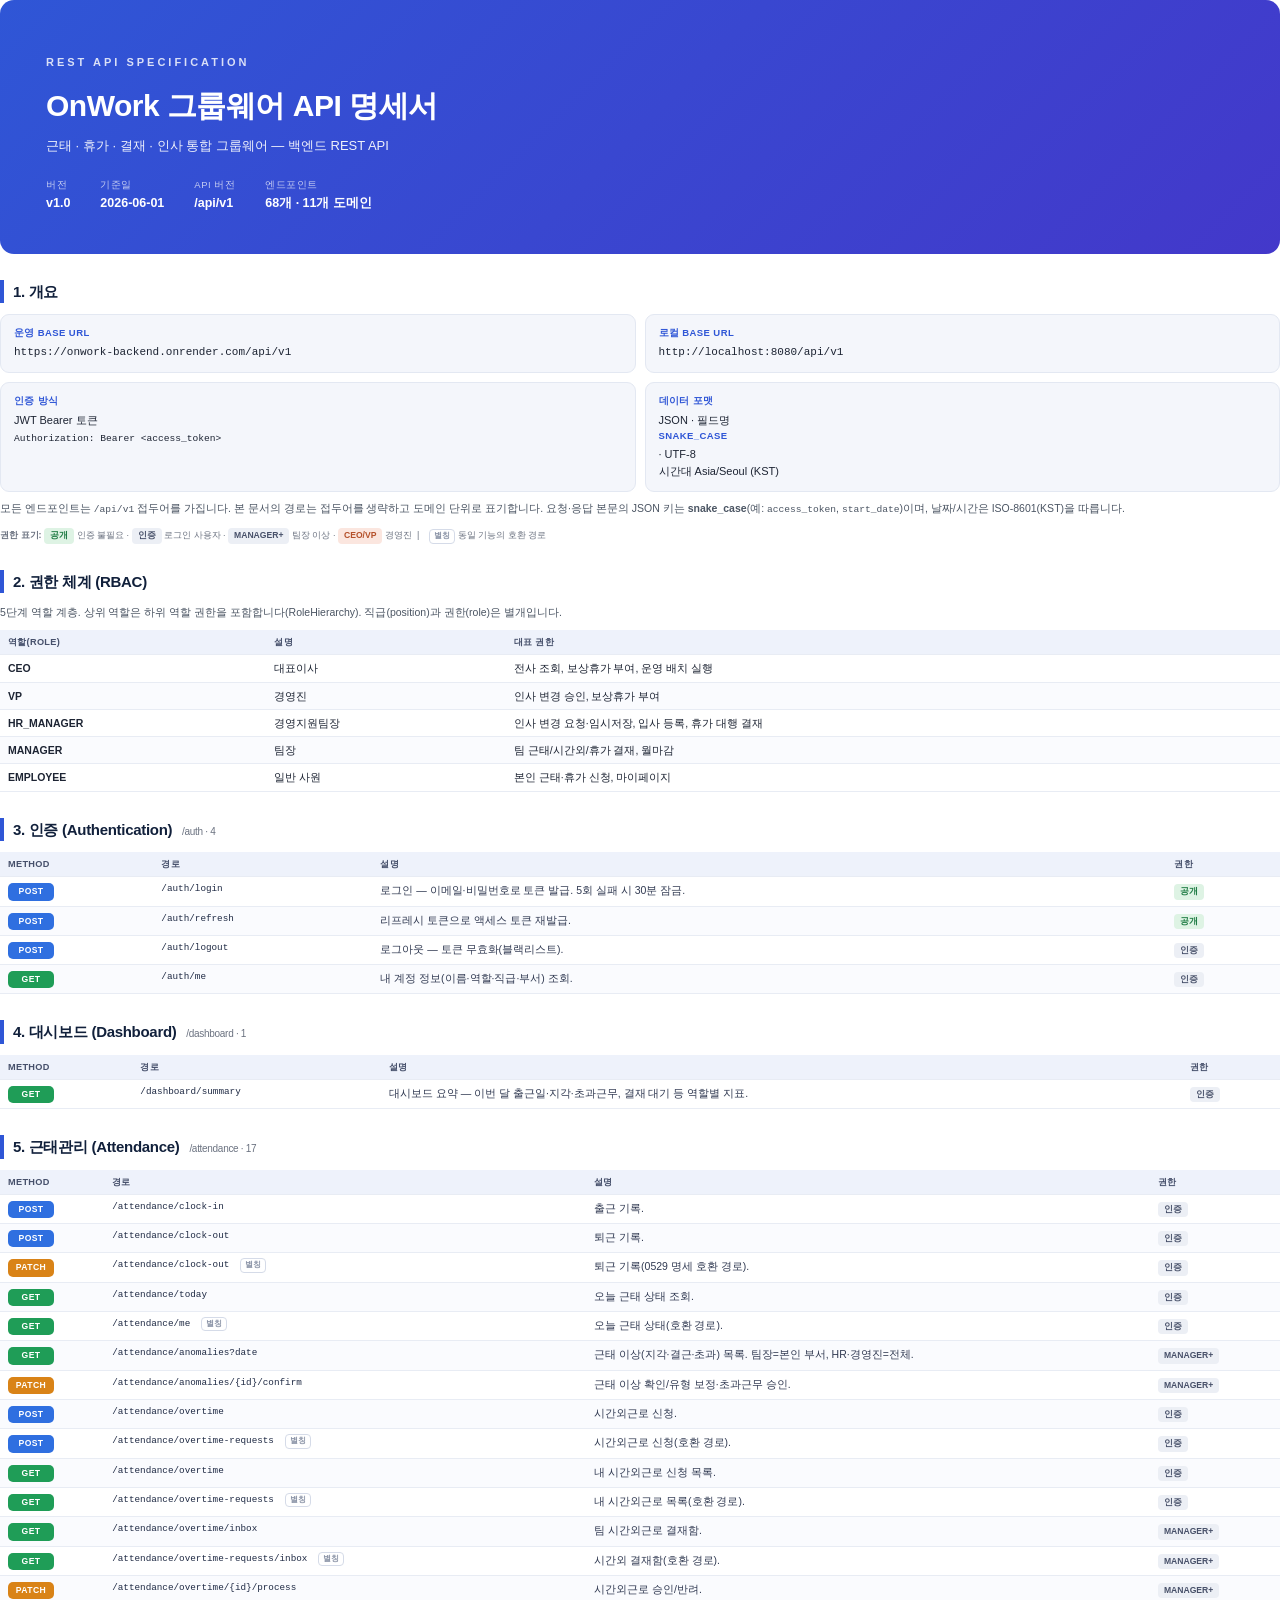
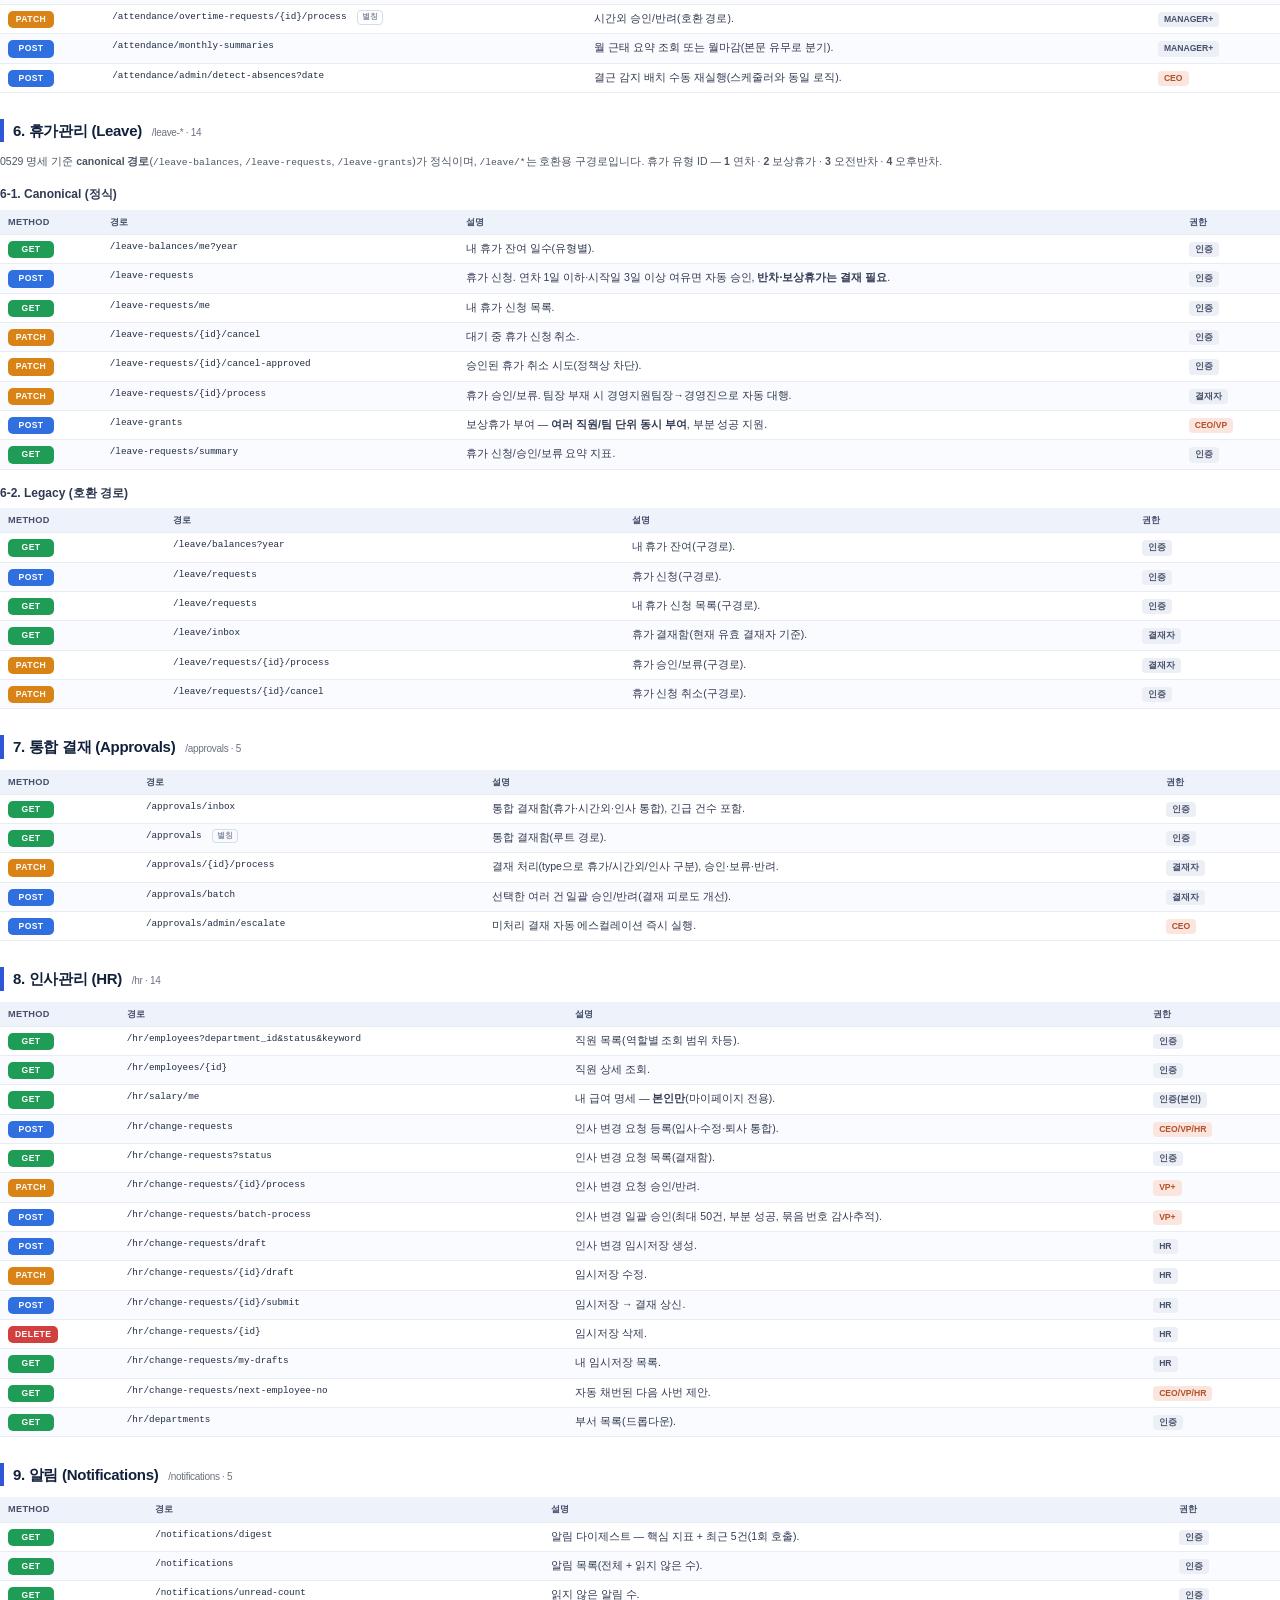
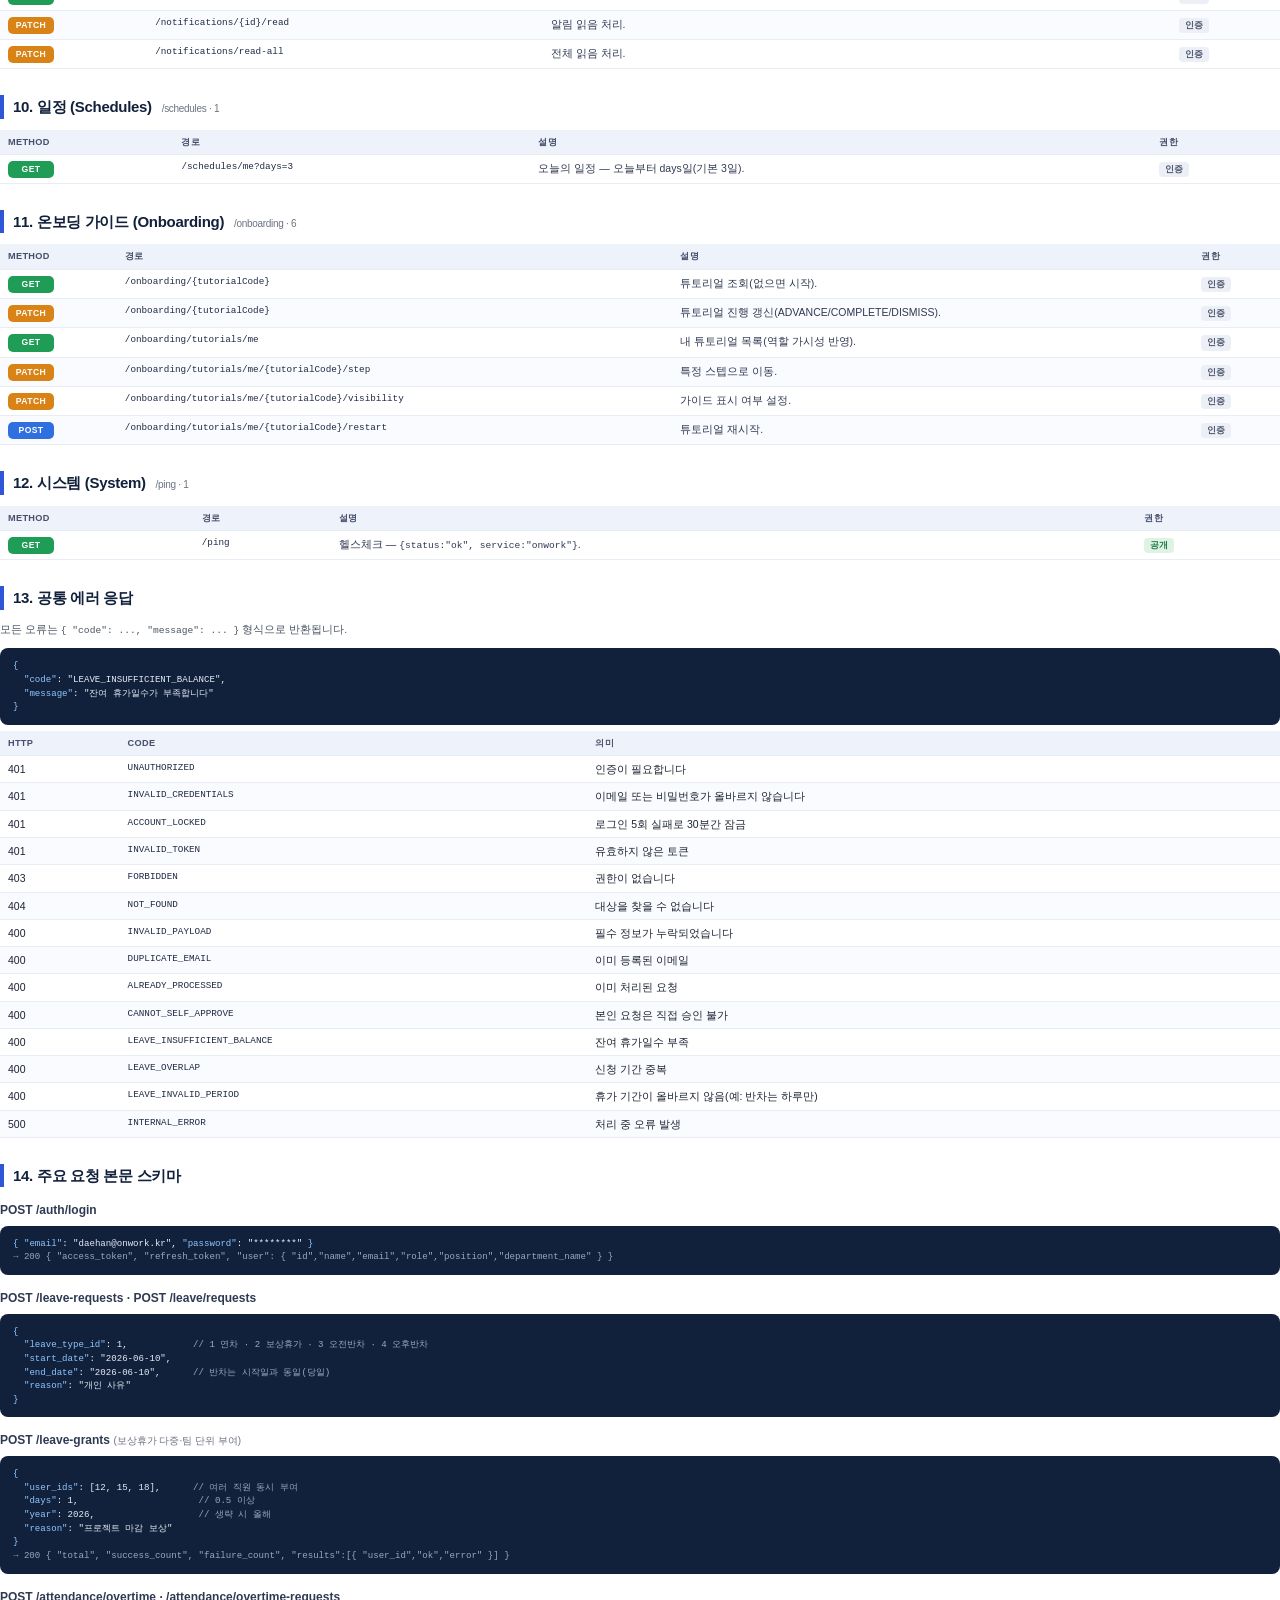
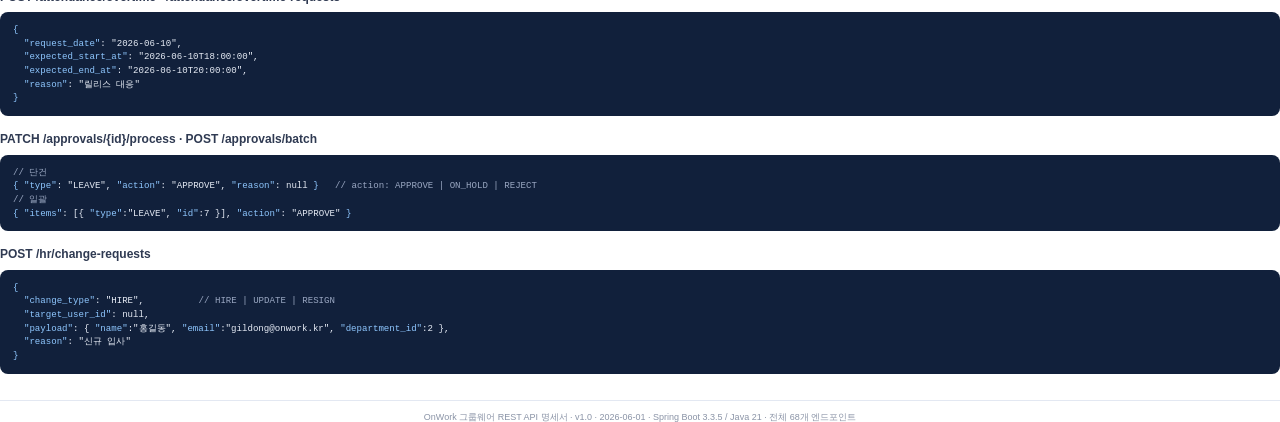
<file: docs/api-spec.html>
<!DOCTYPE html>
<html lang="ko">
<head>
<meta charset="UTF-8">
<title>OnWork 그룹웨어 REST API 명세서</title>
<style>
  @page { size: A4; margin: 16mm 14mm 18mm 14mm; }
  * { box-sizing: border-box; }
  html { -webkit-print-color-adjust: exact; print-color-adjust: exact; }
  body {
    font-family: 'Apple SD Gothic Neo', 'Pretendard', 'Noto Sans KR', -apple-system, sans-serif;
    color: #1d2433; font-size: 10.5px; line-height: 1.55; margin: 0;
  }
  h1, h2, h3 { color: #11203b; margin: 0; }
  code, .mono { font-family: 'SF Mono', 'Menlo', 'Consolas', monospace; font-size: 9.6px; }

  /* ---- cover ---- */
  .cover {
    background: linear-gradient(135deg, #2f56d6 0%, #4338ca 100%);
    color: #fff; padding: 54px 46px 40px; border-radius: 14px; margin-bottom: 26px;
  }
  .cover .kicker { font-size: 11px; letter-spacing: 3px; opacity: .82; font-weight: 600; }
  .cover h1 { color: #fff; font-size: 30px; margin: 12px 0 6px; letter-spacing: -.5px; }
  .cover .sub { font-size: 13px; opacity: .92; }
  .cover .meta { margin-top: 22px; display: flex; gap: 30px; font-size: 11px; }
  .cover .meta b { display: block; opacity: .7; font-weight: 500; font-size: 9.5px; letter-spacing: .5px; margin-bottom: 2px; }
  .cover .meta span { font-size: 12.5px; font-weight: 600; }

  /* ---- section ---- */
  section { margin-bottom: 20px; break-inside: avoid; }
  h2 {
    font-size: 15px; border-left: 4px solid #2f56d6; padding-left: 9px;
    margin: 26px 0 11px; letter-spacing: -.3px;
  }
  h2 .cnt { font-size: 10px; color: #6b7280; font-weight: 500; margin-left: 6px; }
  h3 { font-size: 12px; margin: 14px 0 6px; color: #2f3a52; }
  p.note { color: #4b5563; margin: 4px 0 10px; }

  /* ---- info grid ---- */
  .grid { display: grid; grid-template-columns: 1fr 1fr; gap: 9px; margin-bottom: 8px; }
  .card { background: #f4f6fb; border: 1px solid #e3e8f2; border-radius: 9px; padding: 11px 13px; }
  .card b { display: block; font-size: 9.5px; color: #2f56d6; letter-spacing: .4px; margin-bottom: 3px; text-transform: uppercase; }
  .card .v { font-size: 11px; }

  /* ---- tables ---- */
  table { width: 100%; border-collapse: collapse; margin: 6px 0 4px; }
  th, td { text-align: left; padding: 5px 8px; border-bottom: 1px solid #e8ecf4; vertical-align: top; }
  th { background: #eef2fb; font-size: 9.2px; letter-spacing: .3px; text-transform: uppercase; color: #46506b; }
  tbody tr:nth-child(even) { background: #fafbfe; }
  td.path { font-family: 'SF Mono','Menlo',monospace; font-size: 9.3px; color: #1f2a44; white-space: nowrap; }
  td.desc { color: #313a52; }
  td.role { white-space: nowrap; }

  /* ---- method badges ---- */
  .m { display: inline-block; min-width: 46px; text-align: center; padding: 2px 7px;
       border-radius: 5px; font-size: 8.6px; font-weight: 700; letter-spacing: .4px; color: #fff; }
  .GET { background: #1f9d57; }
  .POST { background: #2f6fe0; }
  .PATCH { background: #d98317; }
  .DELETE { background: #d23f3f; }

  .roleTag { display: inline-block; padding: 1px 6px; border-radius: 4px; font-size: 8.6px; font-weight: 600;
             background: #eceff5; color: #475069; }
  .roleTag.pub { background: #def3e4; color: #1c7a42; }
  .roleTag.exec { background: #fbe6df; color: #b4502a; }
  .alias { display: inline-block; font-size: 8px; font-weight: 600; color: #8a93a6;
           border: 1px solid #d5dbe8; border-radius: 4px; padding: 0 4px; margin-left: 5px; }

  pre { background: #11203b; color: #e7ecf6; border-radius: 8px; padding: 11px 13px;
        font-family: 'SF Mono','Menlo',monospace; font-size: 9.1px; line-height: 1.5; overflow: auto; margin: 6px 0; }
  pre .k { color: #8fc7ff; }
  .pill { display:inline-block; background:#eef2fb; border:1px solid #dde4f1; border-radius:20px;
          padding:2px 9px; font-size:9px; margin:0 4px 4px 0; }
  footer { margin-top: 26px; padding-top: 10px; border-top: 1px solid #e3e8f2; color: #8a93a6; font-size: 9px; text-align: center; }
  .legend { font-size: 9px; color:#6b7280; margin: 2px 0 0; }
</style>
</head>
<body>

<div class="cover">
  <div class="kicker">REST API SPECIFICATION</div>
  <h1>OnWork 그룹웨어 API 명세서</h1>
  <div class="sub">근태 · 휴가 · 결재 · 인사 통합 그룹웨어 — 백엔드 REST API</div>
  <div class="meta">
    <div><b>버전</b><span>v1.0</span></div>
    <div><b>기준일</b><span>2026-06-01</span></div>
    <div><b>API 버전</b><span>/api/v1</span></div>
    <div><b>엔드포인트</b><span>68개 · 11개 도메인</span></div>
  </div>
</div>

<section>
  <h2>1. 개요</h2>
  <div class="grid">
    <div class="card"><b>운영 Base URL</b><div class="v mono">https://onwork-backend.onrender.com/api/v1</div></div>
    <div class="card"><b>로컬 Base URL</b><div class="v mono">http://localhost:8080/api/v1</div></div>
    <div class="card"><b>인증 방식</b><div class="v">JWT Bearer 토큰<br><span class="mono">Authorization: Bearer &lt;access_token&gt;</span></div></div>
    <div class="card"><b>데이터 포맷</b><div class="v">JSON · 필드명 <b>snake_case</b> · UTF-8<br>시간대 Asia/Seoul (KST)</div></div>
  </div>
  <p class="note">모든 엔드포인트는 <code>/api/v1</code> 접두어를 가집니다. 본 문서의 경로는 접두어를 생략하고 도메인 단위로 표기합니다.
  요청·응답 본문의 JSON 키는 <b>snake_case</b>(예: <code>access_token</code>, <code>start_date</code>)이며, 날짜/시간은 ISO-8601(KST)을 따릅니다.</p>
  <p class="legend"><b>권한 표기:</b>
    <span class="roleTag pub">공개</span> 인증 불필요 ·
    <span class="roleTag">인증</span> 로그인 사용자 ·
    <span class="roleTag">MANAGER+</span> 팀장 이상 ·
    <span class="roleTag exec">CEO/VP</span> 경영진 &nbsp;|&nbsp;
    <span class="alias">별칭</span> 동일 기능의 호환 경로
  </p>
</section>

<section>
  <h2>2. 권한 체계 (RBAC)</h2>
  <p class="note">5단계 역할 계층. 상위 역할은 하위 역할 권한을 포함합니다(RoleHierarchy). 직급(position)과 권한(role)은 별개입니다.</p>
  <table>
    <thead><tr><th>역할(Role)</th><th>설명</th><th>대표 권한</th></tr></thead>
    <tbody>
      <tr><td><b>CEO</b></td><td>대표이사</td><td>전사 조회, 보상휴가 부여, 운영 배치 실행</td></tr>
      <tr><td><b>VP</b></td><td>경영진</td><td>인사 변경 승인, 보상휴가 부여</td></tr>
      <tr><td><b>HR_MANAGER</b></td><td>경영지원팀장</td><td>인사 변경 요청·임시저장, 입사 등록, 휴가 대행 결재</td></tr>
      <tr><td><b>MANAGER</b></td><td>팀장</td><td>팀 근태/시간외/휴가 결재, 월마감</td></tr>
      <tr><td><b>EMPLOYEE</b></td><td>일반 사원</td><td>본인 근태·휴가 신청, 마이페이지</td></tr>
    </tbody>
  </table>
</section>

<section>
  <h2>3. 인증 (Authentication) <span class="cnt">/auth · 4</span></h2>
  <table>
    <thead><tr><th>Method</th><th>경로</th><th>설명</th><th>권한</th></tr></thead>
    <tbody>
      <tr><td><span class="m POST">POST</span></td><td class="path">/auth/login</td><td class="desc">로그인 — 이메일·비밀번호로 토큰 발급. 5회 실패 시 30분 잠금.</td><td class="role"><span class="roleTag pub">공개</span></td></tr>
      <tr><td><span class="m POST">POST</span></td><td class="path">/auth/refresh</td><td class="desc">리프레시 토큰으로 액세스 토큰 재발급.</td><td class="role"><span class="roleTag pub">공개</span></td></tr>
      <tr><td><span class="m POST">POST</span></td><td class="path">/auth/logout</td><td class="desc">로그아웃 — 토큰 무효화(블랙리스트).</td><td class="role"><span class="roleTag">인증</span></td></tr>
      <tr><td><span class="m GET">GET</span></td><td class="path">/auth/me</td><td class="desc">내 계정 정보(이름·역할·직급·부서) 조회.</td><td class="role"><span class="roleTag">인증</span></td></tr>
    </tbody>
  </table>
</section>

<section>
  <h2>4. 대시보드 (Dashboard) <span class="cnt">/dashboard · 1</span></h2>
  <table>
    <thead><tr><th>Method</th><th>경로</th><th>설명</th><th>권한</th></tr></thead>
    <tbody>
      <tr><td><span class="m GET">GET</span></td><td class="path">/dashboard/summary</td><td class="desc">대시보드 요약 — 이번 달 출근일·지각·초과근무, 결재 대기 등 역할별 지표.</td><td class="role"><span class="roleTag">인증</span></td></tr>
    </tbody>
  </table>
</section>

<section>
  <h2>5. 근태관리 (Attendance) <span class="cnt">/attendance · 17</span></h2>
  <table>
    <thead><tr><th>Method</th><th>경로</th><th>설명</th><th>권한</th></tr></thead>
    <tbody>
      <tr><td><span class="m POST">POST</span></td><td class="path">/attendance/clock-in</td><td class="desc">출근 기록.</td><td class="role"><span class="roleTag">인증</span></td></tr>
      <tr><td><span class="m POST">POST</span></td><td class="path">/attendance/clock-out</td><td class="desc">퇴근 기록.</td><td class="role"><span class="roleTag">인증</span></td></tr>
      <tr><td><span class="m PATCH">PATCH</span></td><td class="path">/attendance/clock-out <span class="alias">별칭</span></td><td class="desc">퇴근 기록(0529 명세 호환 경로).</td><td class="role"><span class="roleTag">인증</span></td></tr>
      <tr><td><span class="m GET">GET</span></td><td class="path">/attendance/today</td><td class="desc">오늘 근태 상태 조회.</td><td class="role"><span class="roleTag">인증</span></td></tr>
      <tr><td><span class="m GET">GET</span></td><td class="path">/attendance/me <span class="alias">별칭</span></td><td class="desc">오늘 근태 상태(호환 경로).</td><td class="role"><span class="roleTag">인증</span></td></tr>
      <tr><td><span class="m GET">GET</span></td><td class="path">/attendance/anomalies?date</td><td class="desc">근태 이상(지각·결근·초과) 목록. 팀장=본인 부서, HR·경영진=전체.</td><td class="role"><span class="roleTag">MANAGER+</span></td></tr>
      <tr><td><span class="m PATCH">PATCH</span></td><td class="path">/attendance/anomalies/{id}/confirm</td><td class="desc">근태 이상 확인/유형 보정·초과근무 승인.</td><td class="role"><span class="roleTag">MANAGER+</span></td></tr>
      <tr><td><span class="m POST">POST</span></td><td class="path">/attendance/overtime</td><td class="desc">시간외근로 신청.</td><td class="role"><span class="roleTag">인증</span></td></tr>
      <tr><td><span class="m POST">POST</span></td><td class="path">/attendance/overtime-requests <span class="alias">별칭</span></td><td class="desc">시간외근로 신청(호환 경로).</td><td class="role"><span class="roleTag">인증</span></td></tr>
      <tr><td><span class="m GET">GET</span></td><td class="path">/attendance/overtime</td><td class="desc">내 시간외근로 신청 목록.</td><td class="role"><span class="roleTag">인증</span></td></tr>
      <tr><td><span class="m GET">GET</span></td><td class="path">/attendance/overtime-requests <span class="alias">별칭</span></td><td class="desc">내 시간외근로 목록(호환 경로).</td><td class="role"><span class="roleTag">인증</span></td></tr>
      <tr><td><span class="m GET">GET</span></td><td class="path">/attendance/overtime/inbox</td><td class="desc">팀 시간외근로 결재함.</td><td class="role"><span class="roleTag">MANAGER+</span></td></tr>
      <tr><td><span class="m GET">GET</span></td><td class="path">/attendance/overtime-requests/inbox <span class="alias">별칭</span></td><td class="desc">시간외 결재함(호환 경로).</td><td class="role"><span class="roleTag">MANAGER+</span></td></tr>
      <tr><td><span class="m PATCH">PATCH</span></td><td class="path">/attendance/overtime/{id}/process</td><td class="desc">시간외근로 승인/반려.</td><td class="role"><span class="roleTag">MANAGER+</span></td></tr>
      <tr><td><span class="m PATCH">PATCH</span></td><td class="path">/attendance/overtime-requests/{id}/process <span class="alias">별칭</span></td><td class="desc">시간외 승인/반려(호환 경로).</td><td class="role"><span class="roleTag">MANAGER+</span></td></tr>
      <tr><td><span class="m POST">POST</span></td><td class="path">/attendance/monthly-summaries</td><td class="desc">월 근태 요약 조회 또는 월마감(본문 유무로 분기).</td><td class="role"><span class="roleTag">MANAGER+</span></td></tr>
      <tr><td><span class="m POST">POST</span></td><td class="path">/attendance/admin/detect-absences?date</td><td class="desc">결근 감지 배치 수동 재실행(스케줄러와 동일 로직).</td><td class="role"><span class="roleTag exec">CEO</span></td></tr>
    </tbody>
  </table>
</section>

<section>
  <h2>6. 휴가관리 (Leave) <span class="cnt">/leave-* · 14</span></h2>
  <p class="note">0529 명세 기준 <b>canonical 경로</b>(<code>/leave-balances</code>, <code>/leave-requests</code>, <code>/leave-grants</code>)가 정식이며,
  <code>/leave/*</code>는 호환용 구경로입니다. 휴가 유형 ID — <b>1</b> 연차 · <b>2</b> 보상휴가 · <b>3</b> 오전반차 · <b>4</b> 오후반차.</p>
  <h3>6-1. Canonical (정식)</h3>
  <table>
    <thead><tr><th>Method</th><th>경로</th><th>설명</th><th>권한</th></tr></thead>
    <tbody>
      <tr><td><span class="m GET">GET</span></td><td class="path">/leave-balances/me?year</td><td class="desc">내 휴가 잔여 일수(유형별).</td><td class="role"><span class="roleTag">인증</span></td></tr>
      <tr><td><span class="m POST">POST</span></td><td class="path">/leave-requests</td><td class="desc">휴가 신청. 연차 1일 이하·시작일 3일 이상 여유면 자동 승인, <b>반차·보상휴가는 결재 필요</b>.</td><td class="role"><span class="roleTag">인증</span></td></tr>
      <tr><td><span class="m GET">GET</span></td><td class="path">/leave-requests/me</td><td class="desc">내 휴가 신청 목록.</td><td class="role"><span class="roleTag">인증</span></td></tr>
      <tr><td><span class="m PATCH">PATCH</span></td><td class="path">/leave-requests/{id}/cancel</td><td class="desc">대기 중 휴가 신청 취소.</td><td class="role"><span class="roleTag">인증</span></td></tr>
      <tr><td><span class="m PATCH">PATCH</span></td><td class="path">/leave-requests/{id}/cancel-approved</td><td class="desc">승인된 휴가 취소 시도(정책상 차단).</td><td class="role"><span class="roleTag">인증</span></td></tr>
      <tr><td><span class="m PATCH">PATCH</span></td><td class="path">/leave-requests/{id}/process</td><td class="desc">휴가 승인/보류. 팀장 부재 시 경영지원팀장→경영진으로 자동 대행.</td><td class="role"><span class="roleTag">결재자</span></td></tr>
      <tr><td><span class="m POST">POST</span></td><td class="path">/leave-grants</td><td class="desc">보상휴가 부여 — <b>여러 직원/팀 단위 동시 부여</b>, 부분 성공 지원.</td><td class="role"><span class="roleTag exec">CEO/VP</span></td></tr>
      <tr><td><span class="m GET">GET</span></td><td class="path">/leave-requests/summary</td><td class="desc">휴가 신청/승인/보류 요약 지표.</td><td class="role"><span class="roleTag">인증</span></td></tr>
    </tbody>
  </table>
  <h3>6-2. Legacy (호환 경로)</h3>
  <table>
    <thead><tr><th>Method</th><th>경로</th><th>설명</th><th>권한</th></tr></thead>
    <tbody>
      <tr><td><span class="m GET">GET</span></td><td class="path">/leave/balances?year</td><td class="desc">내 휴가 잔여(구경로).</td><td class="role"><span class="roleTag">인증</span></td></tr>
      <tr><td><span class="m POST">POST</span></td><td class="path">/leave/requests</td><td class="desc">휴가 신청(구경로).</td><td class="role"><span class="roleTag">인증</span></td></tr>
      <tr><td><span class="m GET">GET</span></td><td class="path">/leave/requests</td><td class="desc">내 휴가 신청 목록(구경로).</td><td class="role"><span class="roleTag">인증</span></td></tr>
      <tr><td><span class="m GET">GET</span></td><td class="path">/leave/inbox</td><td class="desc">휴가 결재함(현재 유효 결재자 기준).</td><td class="role"><span class="roleTag">결재자</span></td></tr>
      <tr><td><span class="m PATCH">PATCH</span></td><td class="path">/leave/requests/{id}/process</td><td class="desc">휴가 승인/보류(구경로).</td><td class="role"><span class="roleTag">결재자</span></td></tr>
      <tr><td><span class="m PATCH">PATCH</span></td><td class="path">/leave/requests/{id}/cancel</td><td class="desc">휴가 신청 취소(구경로).</td><td class="role"><span class="roleTag">인증</span></td></tr>
    </tbody>
  </table>
</section>

<section>
  <h2>7. 통합 결재 (Approvals) <span class="cnt">/approvals · 5</span></h2>
  <table>
    <thead><tr><th>Method</th><th>경로</th><th>설명</th><th>권한</th></tr></thead>
    <tbody>
      <tr><td><span class="m GET">GET</span></td><td class="path">/approvals/inbox</td><td class="desc">통합 결재함(휴가·시간외·인사 통합), 긴급 건수 포함.</td><td class="role"><span class="roleTag">인증</span></td></tr>
      <tr><td><span class="m GET">GET</span></td><td class="path">/approvals <span class="alias">별칭</span></td><td class="desc">통합 결재함(루트 경로).</td><td class="role"><span class="roleTag">인증</span></td></tr>
      <tr><td><span class="m PATCH">PATCH</span></td><td class="path">/approvals/{id}/process</td><td class="desc">결재 처리(type으로 휴가/시간외/인사 구분), 승인·보류·반려.</td><td class="role"><span class="roleTag">결재자</span></td></tr>
      <tr><td><span class="m POST">POST</span></td><td class="path">/approvals/batch</td><td class="desc">선택한 여러 건 일괄 승인/반려(결재 피로도 개선).</td><td class="role"><span class="roleTag">결재자</span></td></tr>
      <tr><td><span class="m POST">POST</span></td><td class="path">/approvals/admin/escalate</td><td class="desc">미처리 결재 자동 에스컬레이션 즉시 실행.</td><td class="role"><span class="roleTag exec">CEO</span></td></tr>
    </tbody>
  </table>
</section>

<section>
  <h2>8. 인사관리 (HR) <span class="cnt">/hr · 14</span></h2>
  <table>
    <thead><tr><th>Method</th><th>경로</th><th>설명</th><th>권한</th></tr></thead>
    <tbody>
      <tr><td><span class="m GET">GET</span></td><td class="path">/hr/employees?department_id&status&keyword</td><td class="desc">직원 목록(역할별 조회 범위 차등).</td><td class="role"><span class="roleTag">인증</span></td></tr>
      <tr><td><span class="m GET">GET</span></td><td class="path">/hr/employees/{id}</td><td class="desc">직원 상세 조회.</td><td class="role"><span class="roleTag">인증</span></td></tr>
      <tr><td><span class="m GET">GET</span></td><td class="path">/hr/salary/me</td><td class="desc">내 급여 명세 — <b>본인만</b>(마이페이지 전용).</td><td class="role"><span class="roleTag">인증(본인)</span></td></tr>
      <tr><td><span class="m POST">POST</span></td><td class="path">/hr/change-requests</td><td class="desc">인사 변경 요청 등록(입사·수정·퇴사 통합).</td><td class="role"><span class="roleTag exec">CEO/VP/HR</span></td></tr>
      <tr><td><span class="m GET">GET</span></td><td class="path">/hr/change-requests?status</td><td class="desc">인사 변경 요청 목록(결재함).</td><td class="role"><span class="roleTag">인증</span></td></tr>
      <tr><td><span class="m PATCH">PATCH</span></td><td class="path">/hr/change-requests/{id}/process</td><td class="desc">인사 변경 요청 승인/반려.</td><td class="role"><span class="roleTag exec">VP+</span></td></tr>
      <tr><td><span class="m POST">POST</span></td><td class="path">/hr/change-requests/batch-process</td><td class="desc">인사 변경 일괄 승인(최대 50건, 부분 성공, 묶음 번호 감사추적).</td><td class="role"><span class="roleTag exec">VP+</span></td></tr>
      <tr><td><span class="m POST">POST</span></td><td class="path">/hr/change-requests/draft</td><td class="desc">인사 변경 임시저장 생성.</td><td class="role"><span class="roleTag">HR</span></td></tr>
      <tr><td><span class="m PATCH">PATCH</span></td><td class="path">/hr/change-requests/{id}/draft</td><td class="desc">임시저장 수정.</td><td class="role"><span class="roleTag">HR</span></td></tr>
      <tr><td><span class="m POST">POST</span></td><td class="path">/hr/change-requests/{id}/submit</td><td class="desc">임시저장 → 결재 상신.</td><td class="role"><span class="roleTag">HR</span></td></tr>
      <tr><td><span class="m DELETE">DELETE</span></td><td class="path">/hr/change-requests/{id}</td><td class="desc">임시저장 삭제.</td><td class="role"><span class="roleTag">HR</span></td></tr>
      <tr><td><span class="m GET">GET</span></td><td class="path">/hr/change-requests/my-drafts</td><td class="desc">내 임시저장 목록.</td><td class="role"><span class="roleTag">HR</span></td></tr>
      <tr><td><span class="m GET">GET</span></td><td class="path">/hr/change-requests/next-employee-no</td><td class="desc">자동 채번된 다음 사번 제안.</td><td class="role"><span class="roleTag exec">CEO/VP/HR</span></td></tr>
      <tr><td><span class="m GET">GET</span></td><td class="path">/hr/departments</td><td class="desc">부서 목록(드롭다운).</td><td class="role"><span class="roleTag">인증</span></td></tr>
    </tbody>
  </table>
</section>

<section>
  <h2>9. 알림 (Notifications) <span class="cnt">/notifications · 5</span></h2>
  <table>
    <thead><tr><th>Method</th><th>경로</th><th>설명</th><th>권한</th></tr></thead>
    <tbody>
      <tr><td><span class="m GET">GET</span></td><td class="path">/notifications/digest</td><td class="desc">알림 다이제스트 — 핵심 지표 + 최근 5건(1회 호출).</td><td class="role"><span class="roleTag">인증</span></td></tr>
      <tr><td><span class="m GET">GET</span></td><td class="path">/notifications</td><td class="desc">알림 목록(전체 + 읽지 않은 수).</td><td class="role"><span class="roleTag">인증</span></td></tr>
      <tr><td><span class="m GET">GET</span></td><td class="path">/notifications/unread-count</td><td class="desc">읽지 않은 알림 수.</td><td class="role"><span class="roleTag">인증</span></td></tr>
      <tr><td><span class="m PATCH">PATCH</span></td><td class="path">/notifications/{id}/read</td><td class="desc">알림 읽음 처리.</td><td class="role"><span class="roleTag">인증</span></td></tr>
      <tr><td><span class="m PATCH">PATCH</span></td><td class="path">/notifications/read-all</td><td class="desc">전체 읽음 처리.</td><td class="role"><span class="roleTag">인증</span></td></tr>
    </tbody>
  </table>
</section>

<section>
  <h2>10. 일정 (Schedules) <span class="cnt">/schedules · 1</span></h2>
  <table>
    <thead><tr><th>Method</th><th>경로</th><th>설명</th><th>권한</th></tr></thead>
    <tbody>
      <tr><td><span class="m GET">GET</span></td><td class="path">/schedules/me?days=3</td><td class="desc">오늘의 일정 — 오늘부터 days일(기본 3일).</td><td class="role"><span class="roleTag">인증</span></td></tr>
    </tbody>
  </table>
</section>

<section>
  <h2>11. 온보딩 가이드 (Onboarding) <span class="cnt">/onboarding · 6</span></h2>
  <table>
    <thead><tr><th>Method</th><th>경로</th><th>설명</th><th>권한</th></tr></thead>
    <tbody>
      <tr><td><span class="m GET">GET</span></td><td class="path">/onboarding/{tutorialCode}</td><td class="desc">튜토리얼 조회(없으면 시작).</td><td class="role"><span class="roleTag">인증</span></td></tr>
      <tr><td><span class="m PATCH">PATCH</span></td><td class="path">/onboarding/{tutorialCode}</td><td class="desc">튜토리얼 진행 갱신(ADVANCE/COMPLETE/DISMISS).</td><td class="role"><span class="roleTag">인증</span></td></tr>
      <tr><td><span class="m GET">GET</span></td><td class="path">/onboarding/tutorials/me</td><td class="desc">내 튜토리얼 목록(역할 가시성 반영).</td><td class="role"><span class="roleTag">인증</span></td></tr>
      <tr><td><span class="m PATCH">PATCH</span></td><td class="path">/onboarding/tutorials/me/{tutorialCode}/step</td><td class="desc">특정 스텝으로 이동.</td><td class="role"><span class="roleTag">인증</span></td></tr>
      <tr><td><span class="m PATCH">PATCH</span></td><td class="path">/onboarding/tutorials/me/{tutorialCode}/visibility</td><td class="desc">가이드 표시 여부 설정.</td><td class="role"><span class="roleTag">인증</span></td></tr>
      <tr><td><span class="m POST">POST</span></td><td class="path">/onboarding/tutorials/me/{tutorialCode}/restart</td><td class="desc">튜토리얼 재시작.</td><td class="role"><span class="roleTag">인증</span></td></tr>
    </tbody>
  </table>
</section>

<section>
  <h2>12. 시스템 (System) <span class="cnt">/ping · 1</span></h2>
  <table>
    <thead><tr><th>Method</th><th>경로</th><th>설명</th><th>권한</th></tr></thead>
    <tbody>
      <tr><td><span class="m GET">GET</span></td><td class="path">/ping</td><td class="desc">헬스체크 — <span class="mono">{status:"ok", service:"onwork"}</span>.</td><td class="role"><span class="roleTag pub">공개</span></td></tr>
    </tbody>
  </table>
</section>

<section>
  <h2>13. 공통 에러 응답</h2>
  <p class="note">모든 오류는 <code>{ "code": ..., "message": ... }</code> 형식으로 반환됩니다.</p>
  <pre><span class="k">{</span>
  <span class="k">"code"</span>: "LEAVE_INSUFFICIENT_BALANCE",
  <span class="k">"message"</span>: "잔여 휴가일수가 부족합니다"
<span class="k">}</span></pre>
  <table>
    <thead><tr><th>HTTP</th><th>code</th><th>의미</th></tr></thead>
    <tbody>
      <tr><td>401</td><td class="path">UNAUTHORIZED</td><td>인증이 필요합니다</td></tr>
      <tr><td>401</td><td class="path">INVALID_CREDENTIALS</td><td>이메일 또는 비밀번호가 올바르지 않습니다</td></tr>
      <tr><td>401</td><td class="path">ACCOUNT_LOCKED</td><td>로그인 5회 실패로 30분간 잠금</td></tr>
      <tr><td>401</td><td class="path">INVALID_TOKEN</td><td>유효하지 않은 토큰</td></tr>
      <tr><td>403</td><td class="path">FORBIDDEN</td><td>권한이 없습니다</td></tr>
      <tr><td>404</td><td class="path">NOT_FOUND</td><td>대상을 찾을 수 없습니다</td></tr>
      <tr><td>400</td><td class="path">INVALID_PAYLOAD</td><td>필수 정보가 누락되었습니다</td></tr>
      <tr><td>400</td><td class="path">DUPLICATE_EMAIL</td><td>이미 등록된 이메일</td></tr>
      <tr><td>400</td><td class="path">ALREADY_PROCESSED</td><td>이미 처리된 요청</td></tr>
      <tr><td>400</td><td class="path">CANNOT_SELF_APPROVE</td><td>본인 요청은 직접 승인 불가</td></tr>
      <tr><td>400</td><td class="path">LEAVE_INSUFFICIENT_BALANCE</td><td>잔여 휴가일수 부족</td></tr>
      <tr><td>400</td><td class="path">LEAVE_OVERLAP</td><td>신청 기간 중복</td></tr>
      <tr><td>400</td><td class="path">LEAVE_INVALID_PERIOD</td><td>휴가 기간이 올바르지 않음(예: 반차는 하루만)</td></tr>
      <tr><td>500</td><td class="path">INTERNAL_ERROR</td><td>처리 중 오류 발생</td></tr>
    </tbody>
  </table>
</section>

<section>
  <h2>14. 주요 요청 본문 스키마</h2>
  <h3>POST /auth/login</h3>
  <pre><span class="k">{</span> <span class="k">"email"</span>: "daehan@onwork.kr", <span class="k">"password"</span>: "********" <span class="k">}</span>
<span style="color:#9aa7c2">→ 200 { "access_token", "refresh_token", "user": { "id","name","email","role","position","department_name" } }</span></pre>

  <h3>POST /leave-requests · POST /leave/requests</h3>
  <pre><span class="k">{</span>
  <span class="k">"leave_type_id"</span>: 1,            <span style="color:#9aa7c2">// 1 연차 · 2 보상휴가 · 3 오전반차 · 4 오후반차</span>
  <span class="k">"start_date"</span>: "2026-06-10",
  <span class="k">"end_date"</span>: "2026-06-10",      <span style="color:#9aa7c2">// 반차는 시작일과 동일(당일)</span>
  <span class="k">"reason"</span>: "개인 사유"
<span class="k">}</span></pre>

  <h3>POST /leave-grants <span style="font-weight:400;font-size:10px;color:#6b7280">(보상휴가 다중·팀 단위 부여)</span></h3>
  <pre><span class="k">{</span>
  <span class="k">"user_ids"</span>: [12, 15, 18],      <span style="color:#9aa7c2">// 여러 직원 동시 부여</span>
  <span class="k">"days"</span>: 1,                      <span style="color:#9aa7c2">// 0.5 이상</span>
  <span class="k">"year"</span>: 2026,                   <span style="color:#9aa7c2">// 생략 시 올해</span>
  <span class="k">"reason"</span>: "프로젝트 마감 보상"
<span class="k">}</span>
<span style="color:#9aa7c2">→ 200 { "total", "success_count", "failure_count", "results":[{ "user_id","ok","error" }] }</span></pre>

  <h3>POST /attendance/overtime · /attendance/overtime-requests</h3>
  <pre><span class="k">{</span>
  <span class="k">"request_date"</span>: "2026-06-10",
  <span class="k">"expected_start_at"</span>: "2026-06-10T18:00:00",
  <span class="k">"expected_end_at"</span>: "2026-06-10T20:00:00",
  <span class="k">"reason"</span>: "릴리스 대응"
<span class="k">}</span></pre>

  <h3>PATCH /approvals/{id}/process · POST /approvals/batch</h3>
  <pre><span style="color:#9aa7c2">// 단건</span>
<span class="k">{</span> <span class="k">"type"</span>: "LEAVE", <span class="k">"action"</span>: "APPROVE", <span class="k">"reason"</span>: null <span class="k">}</span>   <span style="color:#9aa7c2">// action: APPROVE | ON_HOLD | REJECT</span>
<span style="color:#9aa7c2">// 일괄</span>
<span class="k">{</span> <span class="k">"items"</span>: [{ <span class="k">"type"</span>:"LEAVE", <span class="k">"id"</span>:7 }], <span class="k">"action"</span>: "APPROVE" <span class="k">}</span></pre>

  <h3>POST /hr/change-requests</h3>
  <pre><span class="k">{</span>
  <span class="k">"change_type"</span>: "HIRE",          <span style="color:#9aa7c2">// HIRE | UPDATE | RESIGN</span>
  <span class="k">"target_user_id"</span>: null,
  <span class="k">"payload"</span>: { <span class="k">"name"</span>:"홍길동", <span class="k">"email"</span>:"gildong@onwork.kr", <span class="k">"department_id"</span>:2 },
  <span class="k">"reason"</span>: "신규 입사"
<span class="k">}</span></pre>
</section>

<footer>
  OnWork 그룹웨어 REST API 명세서 · v1.0 · 2026-06-01 · Spring Boot 3.3.5 / Java 21 · 전체 68개 엔드포인트
</footer>

</body>
</html>
</file>
